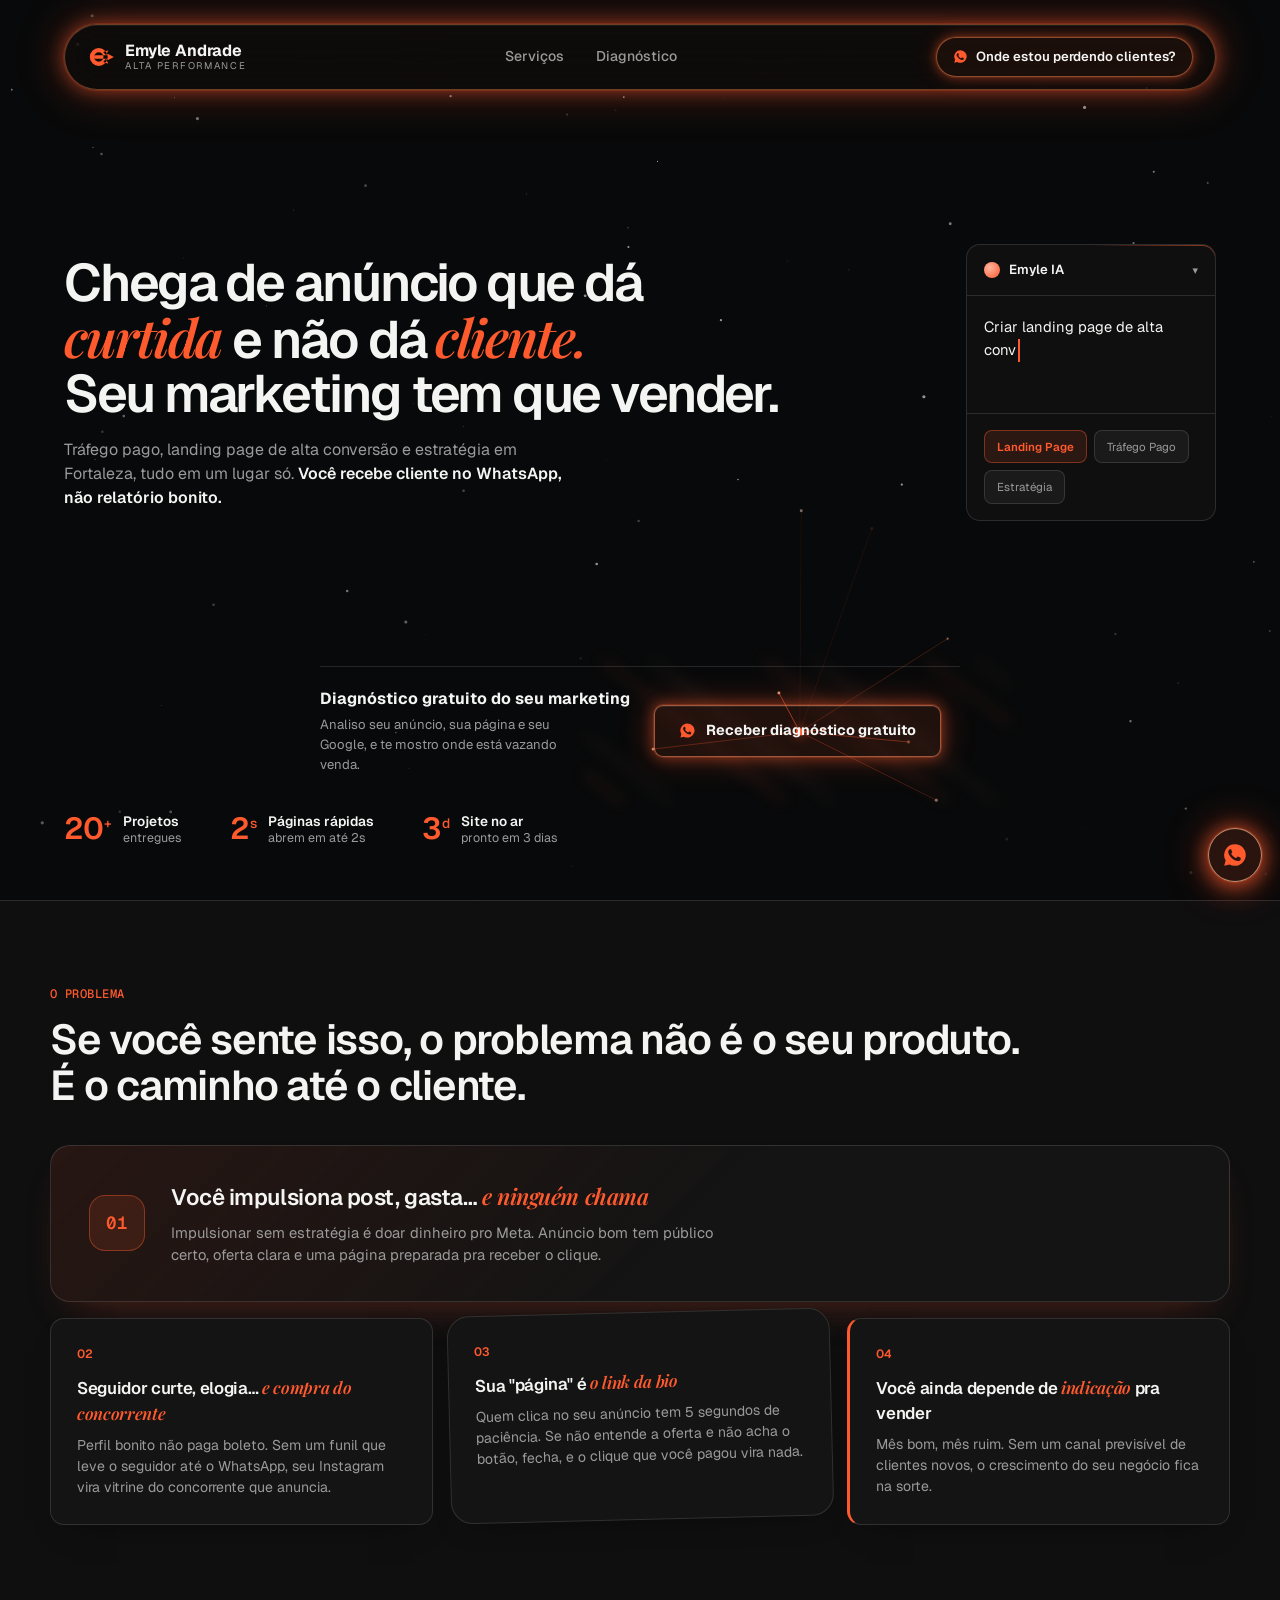
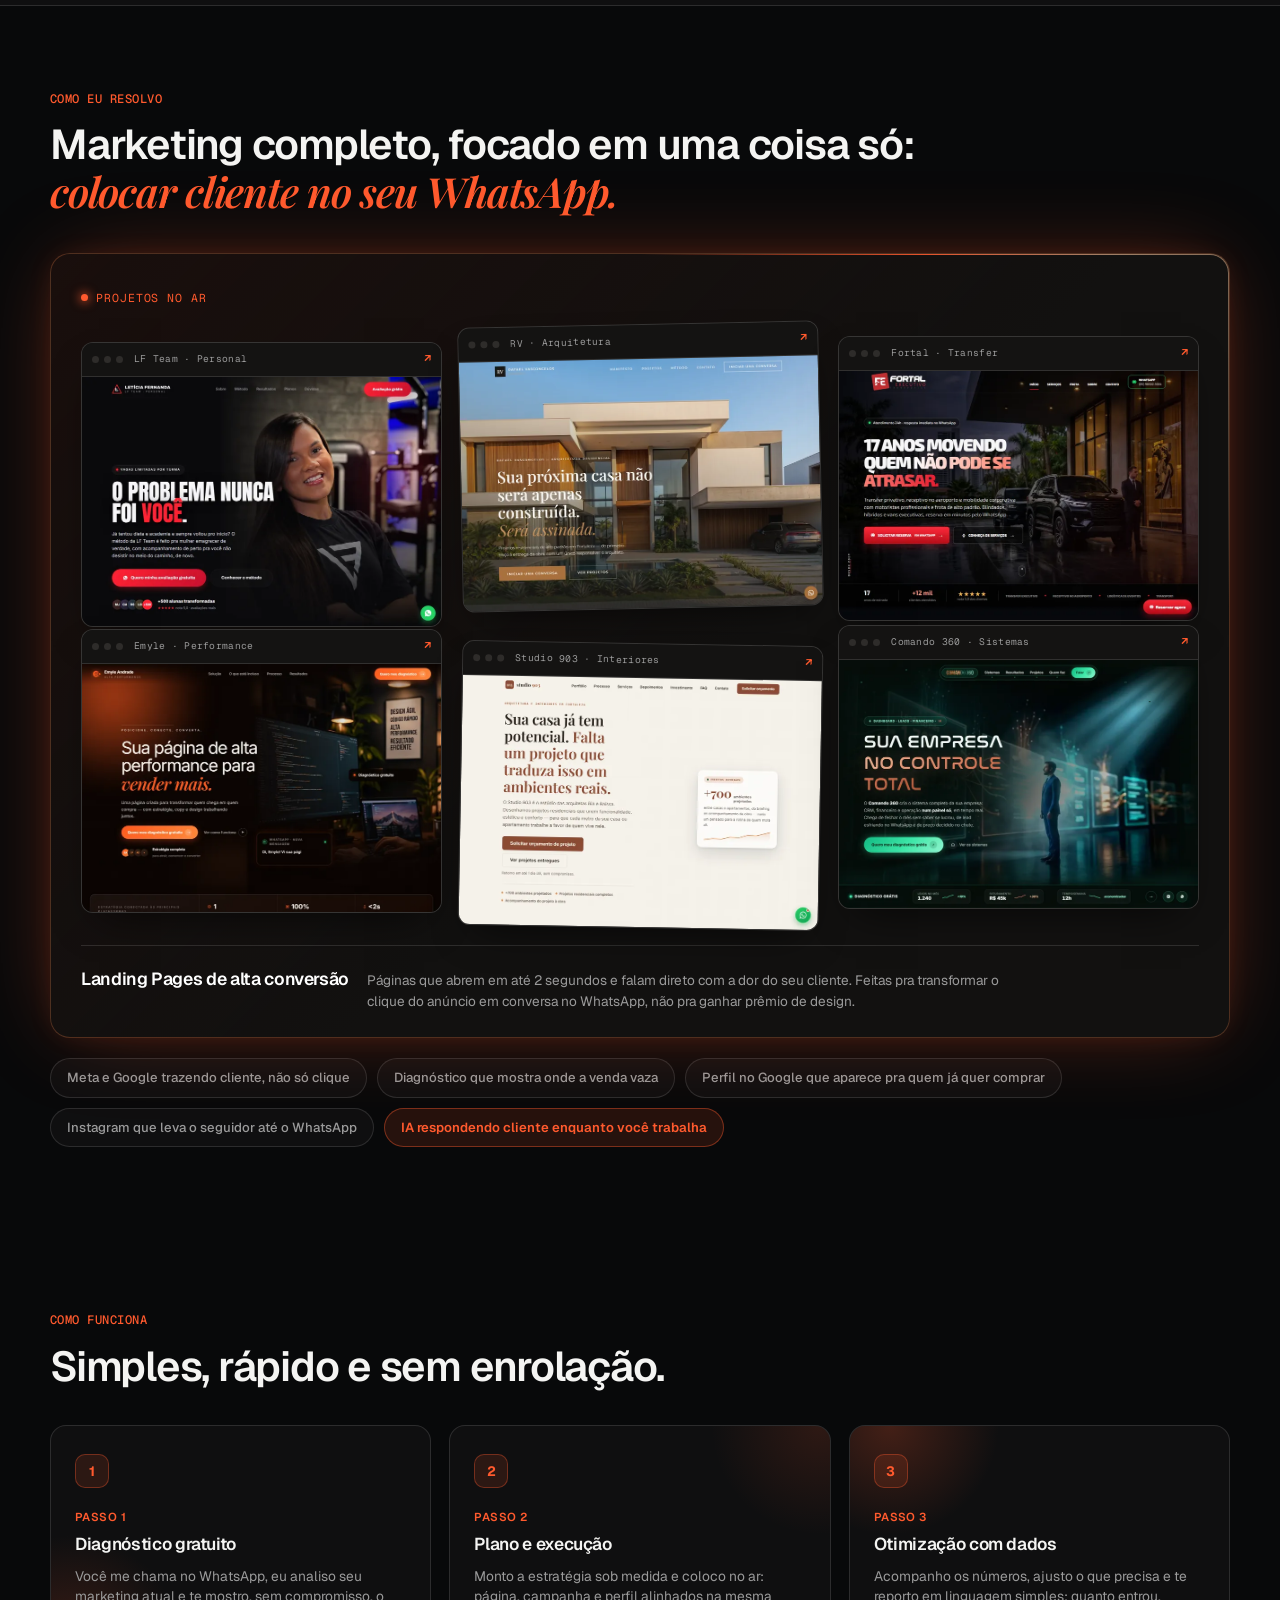
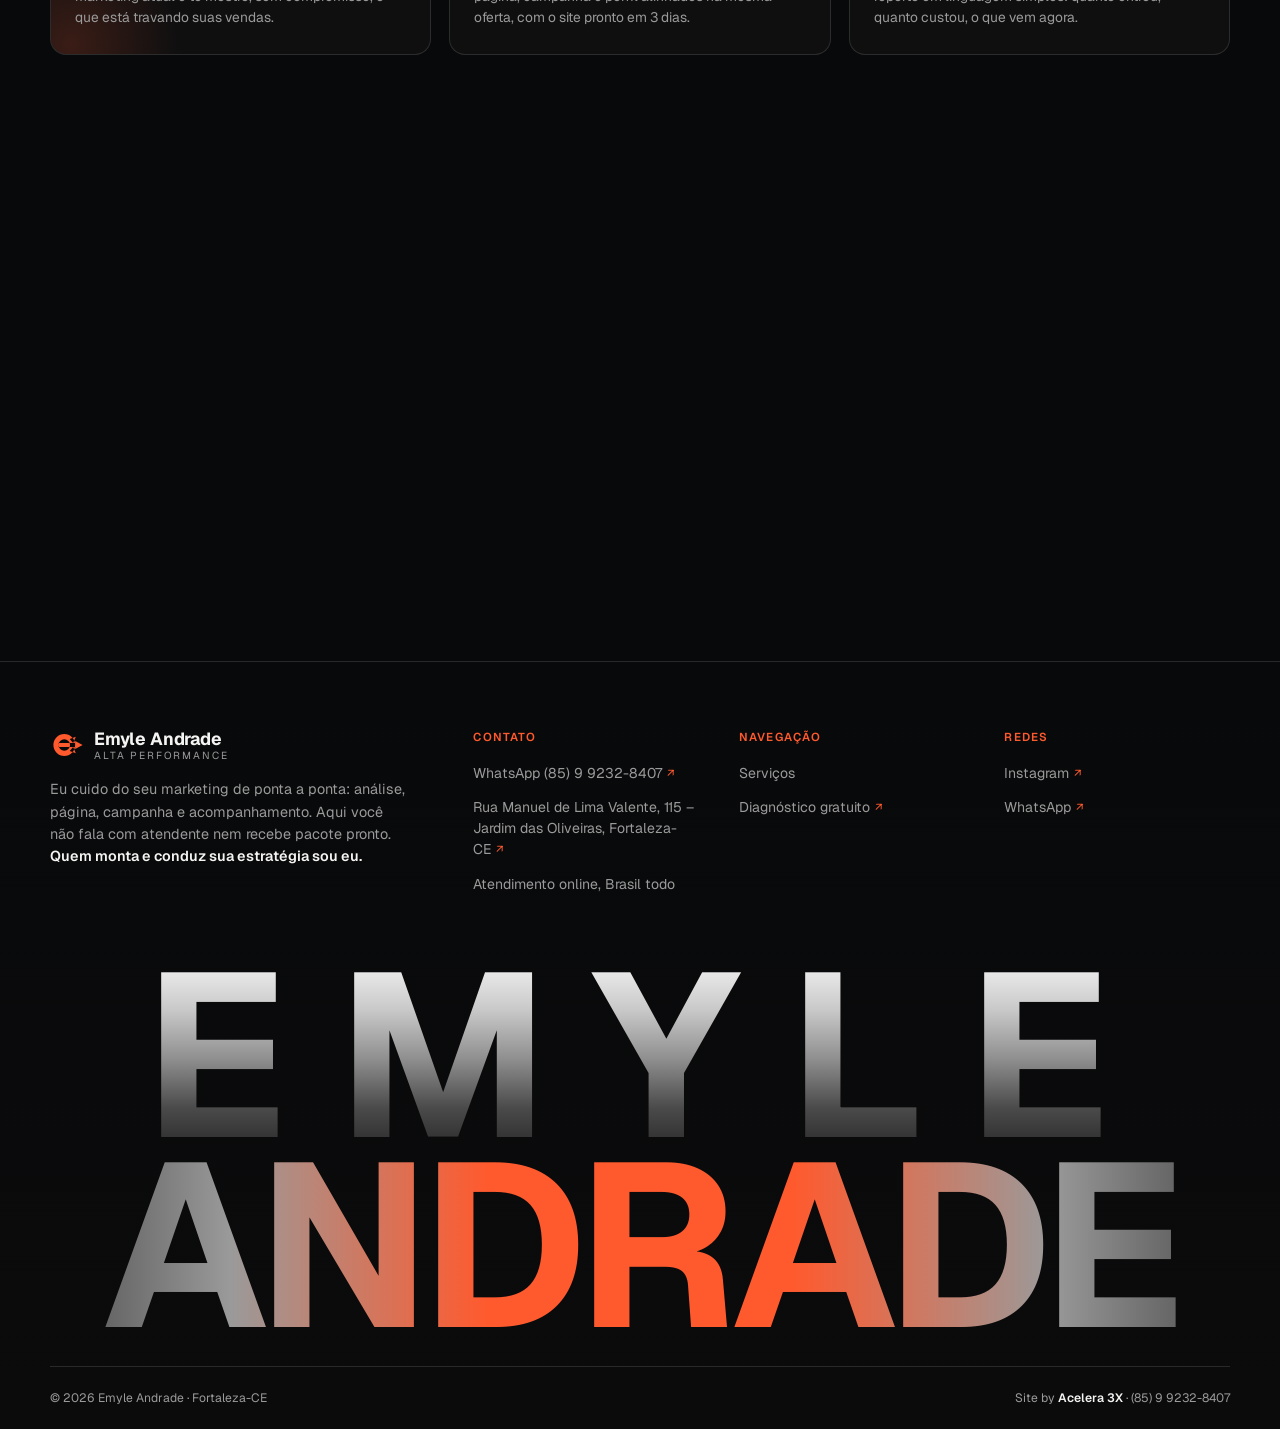
<file: index.html>
<!DOCTYPE html>
<html lang="pt-BR">
<head>
<meta charset="UTF-8" />
<meta name="viewport" content="width=device-width, initial-scale=1.0" />
<title>Gestor de Tráfego e Landing Pages em Fortaleza · Emyle Andrade</title>
<meta name="description" content="Tráfego pago no Meta e Google, landing pages de alta conversão e estratégia em Fortaleza. Site pronto em 3 dias. Diagnóstico gratuito: descubra onde sua venda vaza." />
<link rel="canonical" href="https://emyleandrade.com.br/" />
<meta property="og:type" content="website" />
<meta property="og:url" content="https://emyleandrade.com.br/" />
<meta property="og:title" content="Emyle Andrade · Marketing que vira cliente no WhatsApp" />
<meta property="og:description" content="Tráfego pago, landing pages de alta conversão e estratégia. Diagnóstico gratuito do seu marketing: descubra onde está vazando venda." />
<meta property="og:image" content="https://emyleandrade.com.br/og-image.jpg" />
<meta property="og:image:width" content="1200" />
<meta property="og:image:height" content="630" />
<meta property="og:locale" content="pt_BR" />
<meta name="twitter:card" content="summary_large_image" />
<meta name="twitter:title" content="Emyle Andrade · Marketing que vira cliente no WhatsApp" />
<meta name="twitter:description" content="Tráfego pago, landing pages de alta conversão e estratégia. Diagnóstico gratuito do seu marketing." />
<meta name="twitter:image" content="https://emyleandrade.com.br/og-image.jpg" />
<link rel="icon" type="image/svg+xml" href="/favicon.svg" />
<link rel="preconnect" href="https://fonts.googleapis.com" />
<link rel="preconnect" href="https://fonts.gstatic.com" crossorigin />
<link rel="preload" as="style" href="https://fonts.googleapis.com/css2?family=Geist:wght@400;500;600;700&family=Geist+Mono:wght@500;600&family=Playfair+Display:ital,wght@1,600&display=swap" onload="this.onload=null;this.rel='stylesheet'" />
<noscript><link rel="stylesheet" href="https://fonts.googleapis.com/css2?family=Geist:wght@400;500;600;700&family=Geist+Mono:wght@500;600&family=Playfair+Display:ital,wght@1,600&display=swap" /></noscript>
<style>
:root{
  --bg:#08090a;
  --bg-2:#0f0f10;
  --accent:#ff5a2e;
  --accent-soft:rgba(255,90,46,.12);
  --text:#f4f4f2;
  --muted:#9a9a9a;
  --line:rgba(255,255,255,.12);
}
*{box-sizing:border-box;margin:0;padding:0}
html{scroll-behavior:smooth}
body{background:var(--bg);color:var(--text);font-family:'Geist','Inter',system-ui,sans-serif;overflow-x:hidden;-webkit-font-smoothing:antialiased;line-height:1.5}
a{color:inherit;text-decoration:none}
img{max-width:100%;display:block}
.wrap{width:min(100% - 2.4rem,1180px);margin-inline:auto}
h2{font-size:clamp(1.7rem,3.4vw,2.6rem);font-weight:600;letter-spacing:-0.03em;line-height:1.1}
.sec{padding:80px 0}
.sec-tag{font-family:'Geist Mono',monospace;display:inline-flex;align-items:center;gap:8px;font-size:.76rem;color:var(--accent);font-weight:500;letter-spacing:.04em;text-transform:uppercase;margin-bottom:14px}

/* ============ HERO ============ */
.hero{position:relative;min-height:100svh;padding:24px 5vw 48px;display:flex;flex-direction:column;overflow:hidden}
canvas#stars{position:absolute;inset:0;width:100%;height:100%;z-index:0}
.hero::after{content:"";position:absolute;left:0;right:0;bottom:0;height:140px;background:linear-gradient(to bottom,transparent,var(--bg));z-index:1;pointer-events:none}
nav{position:relative;z-index:3;display:flex;justify-content:space-between;align-items:center;gap:24px;
  padding:12px 22px;border-radius:999px;
  background:rgba(20,14,10,.5);backdrop-filter:blur(18px) saturate(160%);-webkit-backdrop-filter:blur(18px) saturate(160%);
  border:1px solid rgba(255,140,80,.4);
  box-shadow:0 0 0 1px rgba(255,90,46,.18),0 0 18px 1px rgba(255,90,46,.5),0 0 46px 6px rgba(255,90,46,.22),inset 0 1px 0 rgba(255,255,255,.06)}
.logo{display:flex;align-items:center;gap:10px}
.logo-mark{width:28px;height:28px;flex:0 0 auto}
.logo-mark svg{width:100%;height:100%}
.logo-name{font-weight:700;font-size:1rem;letter-spacing:-0.01em;color:var(--text);line-height:1.2}
.logo-tag{font-size:.6rem;letter-spacing:.18em;text-transform:uppercase;color:var(--muted);line-height:1.3}
.nav-menu{display:flex;align-items:center;gap:32px;margin-inline:auto}
.nav-menu a{font-size:.88rem;color:var(--muted);font-weight:500;transition:color .2s ease}
.nav-menu a:hover{color:var(--text)}
.nav-wa{display:inline-flex;align-items:center;gap:8px;font-size:.82rem;font-weight:600;border:1px solid rgba(255,140,80,.5);border-radius:999px;padding:9px 16px;
  background:rgba(255,90,46,.06);
  box-shadow:0 0 0 1px rgba(255,90,46,.12),0 0 10px 1px rgba(255,90,46,.35),0 0 22px 3px rgba(255,90,46,.16);
  transition:border-color .2s ease,background .2s ease,box-shadow .3s ease}
.nav-wa:hover{border-color:var(--accent);background:var(--accent-soft);box-shadow:0 0 0 1px rgba(255,90,46,.25),0 0 16px 2px rgba(255,90,46,.55),0 0 34px 6px rgba(255,90,46,.28)}
.nav-wa svg{width:15px;height:15px;fill:var(--accent)}

.hero-body{position:relative;z-index:2;flex:1;display:grid;grid-template-columns:1fr 250px;gap:24px;align-items:center;margin-top:5vh}
.headline{font-size:clamp(1.85rem,4.1vw,3.9rem);font-weight:600;line-height:1.03;letter-spacing:-0.04em}
.headline .accent{color:var(--accent);font-family:'Playfair Display',serif;font-style:italic;font-weight:600}
.headline span.line{display:block;opacity:0;transform:translateY(24px);animation:fadeUp .8s ease forwards}
.headline .line:nth-child(1){animation-delay:.15s}
.headline .line:nth-child(2){animation-delay:.3s}
.headline .line:nth-child(3){animation-delay:.45s}
.hero-sub{margin-top:18px;font-size:1rem;color:var(--muted);max-width:520px;opacity:0;transform:translateY(16px);animation:fadeUp .8s ease forwards;animation-delay:.55s}
.hero-sub strong{color:var(--text);font-weight:600}

@property --angle{syntax:'<angle>';initial-value:0deg;inherits:false}
.side-card{position:relative;background:var(--bg-2);border:1px solid var(--line);border-radius:14px;overflow:hidden;isolation:isolate;opacity:0;transform:translateY(20px);animation:fadeUp .8s ease forwards;animation-delay:.6s}
.side-card::before{content:"";position:absolute;inset:-1px;border-radius:inherit;padding:1.5px;background:conic-gradient(from var(--angle),transparent 0%,rgba(255,90,46,.65) 14%,rgba(255,181,158,.35) 20%,transparent 34%);-webkit-mask:linear-gradient(#000 0 0) content-box,linear-gradient(#000 0 0);-webkit-mask-composite:xor;mask-composite:exclude;animation:beam 6s linear infinite;z-index:1;pointer-events:none}
@keyframes beam{to{--angle:360deg}}
.ai-head{display:flex;align-items:center;gap:9px;padding:15px 17px;font-size:.82rem;font-weight:600;border-bottom:1px solid var(--line)}
.ai-head .ai-dot{width:16px;height:16px;flex:0 0 16px;border-radius:50%;background:radial-gradient(circle at 35% 35%,#ffb59e,var(--accent))}
.ai-head small{color:var(--muted);font-weight:400;margin-left:auto}
.typing-line{padding:20px 17px 18px;font-size:.92rem;color:var(--text);min-height:118px;line-height:1.55;border-bottom:1px solid var(--line)}
.typing-line .cursor{display:inline-block;width:2px;background:var(--accent);margin-left:2px;animation:blink .8s step-end infinite}
@keyframes blink{50%{opacity:0}}
.ai-buttons{display:flex;gap:7px;flex-wrap:wrap;padding:16px 17px}
.ai-buttons span{background:#1a1a1b;border:1px solid var(--line);padding:7px 12px;border-radius:8px;font-size:.72rem;color:var(--muted)}
.ai-buttons span.hl{background:var(--accent-soft);border-color:rgba(255,90,46,.4);color:var(--accent);font-weight:600}

.cta-row{position:relative;z-index:2;display:flex;align-items:center;gap:24px;margin-top:36px;padding-top:20px;border-top:1px solid var(--line);max-width:640px;opacity:0;transform:translateY(20px);animation:fadeUp .8s ease forwards;animation-delay:.7s}
.cta-row strong{display:block;font-size:1rem;margin-bottom:4px}
.cta-row p{font-size:.82rem;color:var(--muted);max-width:240px}
.btn-primary{position:relative;isolation:isolate;display:inline-flex;align-items:center;gap:10px;background:rgba(255,90,46,.1);backdrop-filter:blur(14px) saturate(160%);-webkit-backdrop-filter:blur(14px) saturate(160%);color:var(--text);border:1px solid rgba(255,150,100,.55);padding:14px 24px;border-radius:9px;font-weight:700;font-size:.9rem;font-family:inherit;cursor:pointer;white-space:nowrap;
  box-shadow:0 0 0 1px rgba(255,90,46,.2),0 0 14px 1px rgba(255,90,46,.45),0 0 32px 4px rgba(255,90,46,.22),inset 0 1px 0 rgba(255,255,255,.08);
  transition:transform .2s ease,box-shadow .2s ease,filter .2s ease,background .2s ease}
.btn-primary::before{content:"";position:absolute;inset:-46px -70px;z-index:-1;pointer-events:none;
  background:repeating-linear-gradient(38deg,
    transparent 0 22px,
    rgba(255,90,46,.5) 22px 24px,
    transparent 24px 52px,
    rgba(255,170,120,.28) 52px 54px,
    transparent 54px 100px);
  filter:blur(7px);opacity:.55;mix-blend-mode:screen;transition:opacity .35s ease}
.btn-primary:hover{transform:translateY(-2px);background:rgba(255,90,46,.18);box-shadow:0 0 0 1px rgba(255,178,140,.6),0 0 22px 2px rgba(255,90,46,.55),0 14px 32px -12px rgba(255,90,46,.6)}
.btn-primary:hover::before{opacity:.9}
.btn-primary:active{transform:translateY(0)}
.btn-primary svg{width:17px;height:17px;fill:var(--accent)}

.stats{position:relative;z-index:2;display:flex;gap:48px;margin-top:32px;opacity:0;transform:translateY(20px);animation:fadeUp .8s ease forwards;animation-delay:.85s}
.stats>div{display:flex;align-items:center;gap:12px}
.stat-num{color:var(--accent);font-size:1.9rem;font-weight:600;letter-spacing:-0.03em}
.stat-num sup{font-size:.85rem;font-weight:500;margin-left:1px}
.stat-label{font-size:.78rem;color:var(--muted);line-height:1.35}
.stat-label strong{display:block;color:var(--text);font-weight:600;font-size:.85rem}
@keyframes fadeUp{to{opacity:1;transform:translateY(0)}}

/* ============ DORES ============ */
.dores{background:var(--bg-2);border-block:1px solid var(--line)}
.dores-grid{display:grid;grid-template-columns:repeat(3,1fr);grid-template-areas:"lead lead lead" "b c d";gap:16px;margin-top:36px}
.dor{background:#141414;border:1px solid var(--line);padding:26px;box-shadow:0 14px 30px -20px rgba(0,0,0,.6);transition:border-color .3s ease,transform .3s ease,box-shadow .3s ease}
.dor:hover{border-color:rgba(255,90,46,.35);transform:translateY(-3px)}
.dor h3{font-size:1.05rem;font-weight:600;letter-spacing:-0.02em;margin-bottom:8px}
.dor h3 em{font-family:'Playfair Display',serif;font-style:italic;font-weight:600;color:var(--accent)}
.dor p{font-size:.88rem;color:var(--muted)}
.dor .num{font-size:.75rem;color:var(--accent);font-weight:600;display:block;margin-bottom:12px}

.dor-lead{grid-area:lead;display:flex;align-items:center;gap:26px;padding:34px 38px;
  border-radius:20px;background:linear-gradient(135deg,rgba(255,90,46,.1),#141414 55%);
  box-shadow:0 20px 44px -24px rgba(255,90,46,.35)}
.dor-lead .lead-badge{flex:0 0 auto;width:56px;height:56px;border-radius:16px;display:flex;align-items:center;justify-content:center;
  background:var(--accent-soft);border:1px solid rgba(255,90,46,.4);color:var(--accent);font-family:'Geist Mono',monospace;font-size:1.1rem;font-weight:600}
.dor-lead h3{font-size:clamp(1.15rem,1.8vw,1.4rem);margin-bottom:8px}
.dor-lead p{font-size:.92rem;max-width:560px}

.dor-b{grid-area:b;border-radius:14px}
.dor-c{grid-area:c;border-radius:22px;transform:rotate(-1.4deg) translateY(-6px)}
.dor-c:hover{transform:rotate(-1.4deg) translateY(-9px)}
.dor-d{grid-area:d;border-radius:14px;border-left:3px solid var(--accent)}

/* ============ SERVIÇOS - portfólio real ============ */
.port-block{position:relative;border-radius:20px;margin-top:36px;padding:30px 30px 26px;isolation:isolate;overflow:hidden;
  background:linear-gradient(135deg,rgba(255,90,46,.07),#121110 55%);
  border:1px solid rgba(255,140,80,.25);
  box-shadow:0 0 90px -18px rgba(255,90,46,.38),0 0 30px -10px rgba(255,90,46,.22)}
.port-block::before{content:"";position:absolute;inset:-1px;border-radius:inherit;padding:2px;z-index:2;pointer-events:none;
  background:conic-gradient(from var(--angle),transparent 0%,rgba(255,90,46,.9) 10%,rgba(255,200,160,.6) 14%,transparent 24%);
  -webkit-mask:linear-gradient(#000 0 0) content-box,linear-gradient(#000 0 0);-webkit-mask-composite:xor;mask-composite:exclude;
  animation:beam 9s linear infinite}
.port-tag{font-family:'Geist Mono',monospace;font-size:.72rem;letter-spacing:.08em;text-transform:uppercase;color:var(--accent);display:inline-flex;align-items:center;gap:8px;margin-bottom:24px}
.port-tag::before{content:"";width:7px;height:7px;border-radius:50%;background:var(--accent);box-shadow:0 0 10px 2px rgba(255,90,46,.6)}
.port-grid{display:grid;grid-template-columns:repeat(3,1fr);gap:18px;align-items:start}
.port-card{display:block;border-radius:12px;overflow:hidden;background:#1a1918;border:1px solid var(--line);
  box-shadow:0 18px 40px -18px rgba(0,0,0,.7);
  transition:transform .35s cubic-bezier(.22,1,.36,1),border-color .3s ease,box-shadow .3s ease}
.port-card:nth-child(1){transform:translateY(12px)}
.port-card:nth-child(2){transform:translateY(-6px) rotate(-1.2deg)}
.port-card:nth-child(3){transform:translateY(6px)}
.port-card:nth-child(4){transform:translateY(-4px)}
.port-card:nth-child(5){transform:translateY(10px) rotate(1deg)}
.port-card:nth-child(6){transform:translateY(-8px)}
.port-card:hover{border-color:rgba(255,90,46,.45);box-shadow:0 24px 50px -18px rgba(0,0,0,.8),0 0 24px -6px rgba(255,90,46,.4)}
.port-card:nth-child(1):hover{transform:translateY(6px)}
.port-card:nth-child(2):hover{transform:translateY(-12px) rotate(-1.2deg)}
.port-card:nth-child(3):hover{transform:translateY(0)}
.port-card:nth-child(4):hover{transform:translateY(-10px)}
.port-card:nth-child(5):hover{transform:translateY(4px) rotate(1deg)}
.port-card:nth-child(6):hover{transform:translateY(-14px)}
.port-bar{display:flex;align-items:center;gap:5px;padding:8px 10px;border-bottom:1px solid var(--line);background:#141312}
.port-bar i{width:7px;height:7px;border-radius:50%;background:#2e2c2a}
.port-bar span{margin-left:6px;font-family:'Geist Mono',monospace;font-size:.6rem;color:var(--muted);letter-spacing:.03em;white-space:nowrap;overflow:hidden;text-overflow:ellipsis}
.port-bar b{margin-left:auto;color:var(--accent);font-size:.7rem;font-weight:600}
.port-card img{width:100%;height:auto;display:block}
.port-caption{display:flex;align-items:baseline;gap:18px;flex-wrap:wrap;margin-top:28px;padding-top:20px;border-top:1px solid var(--line)}
.port-caption h3{font-size:1.1rem;font-weight:600;letter-spacing:-0.02em;color:#fff;white-space:nowrap}
.port-caption p{font-size:.85rem;color:var(--muted);max-width:640px;flex:1;min-width:260px}
.serv-pills{display:flex;flex-wrap:wrap;gap:10px;margin-top:20px}
.serv-pills span{background:var(--bg-2);border:1px solid var(--line);padding:9px 16px;border-radius:999px;font-size:.82rem;color:var(--muted);font-weight:500}
.serv-pills span.hl{background:var(--accent-soft);border-color:rgba(255,90,46,.4);color:var(--accent);font-weight:600}

/* ============ PROCESSO ============ */
.passos{display:grid;grid-template-columns:repeat(3,1fr);gap:18px;margin-top:36px}
.passo{position:relative;z-index:0;background:var(--bg-2);border:1px solid var(--line);border-radius:16px;padding:28px 24px 26px;overflow:hidden;transition:border-color .3s ease,transform .3s ease}
.passo:hover{border-color:rgba(255,90,46,.4);transform:translateY(-3px)}
.passo::before{content:"";position:absolute;width:220px;height:220px;border-radius:50%;background:radial-gradient(circle,var(--accent) 0%,transparent 70%);z-index:-1;pointer-events:none}
.passo:nth-child(1)::before{left:-90px;bottom:-100px;opacity:.18}
.passo:nth-child(2)::before{right:-100px;top:-110px;opacity:.13}
.passo:nth-child(3)::before{left:-70px;top:-110px;opacity:.22}
.passo .p-badge{display:flex;align-items:center;justify-content:center;width:34px;height:34px;border-radius:10px;background:var(--accent-soft);border:1px solid rgba(255,90,46,.35);color:var(--accent);font-size:.85rem;font-weight:700;margin-bottom:20px}
.passo .p-num{font-size:.72rem;color:var(--accent);font-weight:600;letter-spacing:.04em;text-transform:uppercase;display:block;margin-bottom:6px}
.passo h3{font-size:1.08rem;font-weight:600;letter-spacing:-0.02em;margin-bottom:8px}
.passo p{font-size:.86rem;color:var(--muted)}

/* ============ CTA FINAL ============ */
.cta-final{position:relative;z-index:0;text-align:center;padding:110px 0;overflow:hidden}
.cta-final::before{content:"";position:absolute;inset:-15%;z-index:-2;pointer-events:none;
  background:
    radial-gradient(ellipse 55% 50% at 10% 12%, rgba(255,90,46,.24), transparent 60%),
    radial-gradient(ellipse 45% 50% at 90% 8%, rgba(255,90,46,.16), transparent 62%),
    radial-gradient(ellipse 60% 55% at 50% 105%, rgba(255,90,46,.22), transparent 58%),
    radial-gradient(ellipse 40% 45% at 95% 95%, rgba(255,90,46,.14), transparent 60%),
    radial-gradient(ellipse 35% 40% at 4% 90%, rgba(255,90,46,.12), transparent 60%)}
.cta-final::after{content:"";position:absolute;inset:0;z-index:-1;pointer-events:none;opacity:.045;mix-blend-mode:overlay;
  background-image:url("data:image/svg+xml,%3Csvg xmlns='http://www.w3.org/2000/svg' width='120' height='120'%3E%3Cfilter id='n'%3E%3CfeTurbulence type='fractalNoise' baseFrequency='0.85' numOctaves='3' stitchTiles='stitch'/%3E%3C/filter%3E%3Crect width='100%25' height='100%25' filter='url(%23n)'/%3E%3C/svg%3E")}
.cta-final h2{max-width:620px;margin-inline:auto}
.cta-final p{color:var(--muted);margin:16px auto 30px;max-width:440px;font-size:.95rem}
.cta-final .accent{color:var(--accent);font-family:'Playfair Display',serif;font-style:italic;font-weight:600}

/* ============ FOOTER - big footer estilo PlumFix ============ */
.site-footer{position:relative;border-top:1px solid var(--line);background:linear-gradient(to bottom,var(--bg),#0b0b0c);overflow:hidden}
.footer-top{display:grid;grid-template-columns:1.7fr 1fr 1fr 1fr;gap:40px;padding:66px 0 46px}
.footer-brand .logo{margin-bottom:16px}
.footer-brand .logo-mark{width:34px;height:34px}
.footer-brand .logo-name{font-size:1.1rem}
.footer-brand .logo-tag{font-size:.64rem}
.footer-brand p{font-size:.9rem;color:var(--muted);max-width:360px;line-height:1.55}
.footer-brand p strong{color:var(--text);font-weight:600}
.footer-col h4{font-size:.72rem;letter-spacing:.1em;text-transform:uppercase;color:var(--accent);font-weight:600;margin-bottom:18px}
.footer-col a,.footer-col span{display:block;font-size:.88rem;color:var(--muted);margin-bottom:13px;transition:color .2s ease}
.footer-col a:hover{color:var(--text)}
.footer-col a.ext::after{content:"↗";font-size:.72rem;color:var(--accent);margin-left:5px}
.footer-giant{text-align:center;padding:6px 0 26px;line-height:.82}
.footer-giant span{display:block;font-size:clamp(2.9rem,18.6vw,14.5rem);font-weight:700;
  background:linear-gradient(180deg,#f2f2f2 0%,#c9c9c9 26%,#8f8f8f 52%,#4a4a4a 78%,#2b2b2b 100%);
  -webkit-background-clip:text;background-clip:text;-webkit-text-fill-color:transparent;color:transparent;user-select:none}
.footer-giant .fg-1{letter-spacing:0.212em;margin-left:0.106em}
.footer-giant .fg-2{letter-spacing:-0.03em;
  background:linear-gradient(90deg,#3a3a3a 0%,#9a9a9a 18%,var(--accent) 38%,var(--accent) 62%,#9a9a9a 82%,#3a3a3a 100%);
  -webkit-background-clip:text;background-clip:text;-webkit-text-fill-color:transparent;color:transparent}
.footer-bar{display:flex;justify-content:space-between;align-items:center;gap:14px;flex-wrap:wrap;
  padding:22px 0;border-top:1px solid var(--line);font-size:.76rem;color:var(--muted)}
.footer-bar strong{color:var(--text);font-weight:600}
.footer-bar a:hover{color:var(--text)}

/* ============ FLOAT WA ============ */
.wa-float{position:fixed;right:18px;bottom:18px;z-index:50;width:54px;height:54px;border-radius:50%;
  background:rgba(255,90,46,.14);backdrop-filter:blur(14px) saturate(160%);-webkit-backdrop-filter:blur(14px) saturate(160%);
  display:flex;align-items:center;justify-content:center;
  border:1px solid rgba(255,190,150,.7);
  box-shadow:0 10px 30px -8px rgba(255,90,46,.6),0 0 0 1px rgba(255,90,46,.25),0 0 18px 2px rgba(255,90,46,.55),0 0 40px 6px rgba(255,90,46,.28);
  transition:box-shadow .3s ease,transform .2s ease,background .2s ease}
.wa-float:hover{transform:scale(1.06);background:rgba(255,90,46,.24);box-shadow:0 10px 30px -8px rgba(255,90,46,.7),0 0 0 1px rgba(255,90,46,.35),0 0 24px 3px rgba(255,90,46,.7),0 0 50px 8px rgba(255,90,46,.35)}
.wa-float svg{width:26px;height:26px;fill:var(--accent)}

/* ============ RESPONSIVO ============ */
@media (max-width:900px){
  .nav-menu{display:none}
  .nav-wa{font-size:.72rem;padding:8px 12px;text-align:left;line-height:1.25}
  .hero{min-height:auto;padding-bottom:40px}
  .hero-body{grid-template-columns:1fr;gap:20px;margin-top:34px}
  .side-card{display:none}
  .cta-row{flex-direction:column;align-items:flex-start;gap:14px;margin-top:28px}
  .cta-row .btn-primary{width:100%;justify-content:center}
  .stats{gap:16px 28px;flex-wrap:wrap}
  .stat-num{font-size:1.6rem}
  .dores-grid{grid-template-columns:1fr;grid-template-areas:"lead" "b" "c" "d"}
  .dor-lead{flex-direction:column;align-items:flex-start;padding:26px}
  .dor-c{transform:none}
  .dor-c:hover{transform:translateY(-3px)}
  .passos{grid-template-columns:1fr}
  .port-block{padding:20px 16px}
  .port-grid{grid-template-columns:1fr 1fr;gap:12px}
  .port-card:nth-child(n){transform:none}
  .port-card:nth-child(n):hover{transform:translateY(-4px)}
  .port-caption{flex-direction:column;gap:8px}
  .port-caption h3{white-space:normal}
  .footer-top{grid-template-columns:1fr 1fr;gap:32px 24px;padding:48px 0 36px}
  .footer-brand{grid-column:1/-1}
  .footer-giant span{font-size:12.5vw}
  .footer-bar{flex-direction:column;justify-content:center;text-align:center;gap:6px}
  .sec{padding:60px 0}
}
</style>
<script type="application/ld+json">
{
  "@context": "https://schema.org",
  "@type": "ProfessionalService",
  "name": "Emyle Andrade · Marketing de Alta Performance",
  "description": "Gestão de tráfego pago no Meta e Google, criação de landing pages de alta conversão e estratégia de marketing digital em Fortaleza.",
  "url": "https://emyleandrade.com.br/",
  "image": "https://emyleandrade.com.br/og-image.jpg",
  "telephone": "+5585992328407",
  "priceRange": "$$",
  "areaServed": "Brasil",
  "address": {
    "@type": "PostalAddress",
    "streetAddress": "Rua Manuel de Lima Valente, 115 - Jardim das Oliveiras",
    "addressLocality": "Fortaleza",
    "addressRegion": "CE",
    "addressCountry": "BR"
  },
  "sameAs": [
    "https://instagram.com/emyle_andraded_"
  ],
  "makesOffer": [
    { "@type": "Offer", "itemOffered": { "@type": "Service", "name": "Gestão de tráfego pago (Meta e Google)" } },
    { "@type": "Offer", "itemOffered": { "@type": "Service", "name": "Criação de landing page de alta conversão" } },
    { "@type": "Offer", "itemOffered": { "@type": "Service", "name": "Otimização de Google Meu Negócio" } }
  ]
}
</script>
</head>
<body>

<section class="hero">
  <canvas id="stars" aria-hidden="true"></canvas>

  <nav class="wrap" style="width:100%">
    <div class="logo">
      <div class="logo-mark">
        <svg viewBox="0 0 100 100" xmlns="http://www.w3.org/2000/svg">
          <path fill-rule="evenodd" clip-rule="evenodd" fill="var(--accent)" d="
            M10,50 A32,32 0 1,0 74,50 A32,32 0 1,0 10,50 Z
            M25,50 A17,17 0 1,0 59,50 A17,17 0 1,0 25,50 Z
            M25,44 H74 V56 H25 Z
            M74,38 L96,50 L74,62 Z
            M58,32 L76,26 L68,44 Z
            M58,68 L76,74 L68,56 Z
          "></path>
        </svg>
      </div>
      <div>
        <div class="logo-name">Emyle Andrade</div>
        <div class="logo-tag">Alta Performance</div>
      </div>
    </div>
    <div class="nav-menu">
      <a href="#servicos">Serviços</a>
      <a href="#como-funciona">Diagnóstico</a>
    </div>
    <a class="nav-wa" href="https://wa.me/5585992328407?text=Oi%20Emyle!%20Vim%20do%20site%20e%20quero%20saber%20mais." target="_blank" rel="noopener">
      <svg viewBox="0 0 24 24"><path d="M12 2a10 10 0 0 0-8.6 15.1L2 22l5-1.3A10 10 0 1 0 12 2zm5.4 14.1c-.2.7-1.3 1.3-1.9 1.4-.5.1-1.1.1-1.8-.1-.4-.1-1-.3-1.7-.6-2.9-1.3-4.8-4.2-5-4.4-.1-.2-1.2-1.6-1.2-3s.7-2.1 1-2.4c.2-.3.5-.3.7-.3h.5c.2 0 .4 0 .6.4.2.5.7 1.7.8 1.9.1.2.1.3 0 .5-.1.2-.1.3-.3.5l-.4.5c-.2.2-.3.3-.1.6.2.3.8 1.3 1.7 2.1 1.2 1 2.1 1.4 2.4 1.5.3.1.5.1.6-.1.2-.2.7-.8.9-1.1.2-.3.4-.2.6-.1.3.1 1.6.8 1.9.9.3.2.5.2.5.4.1.1.1.7-.1 1.4z"/></svg>
      Onde estou perdendo clientes?
    </a>
  </nav>

  <div class="hero-body wrap" style="width:100%">
    <div>
      <h1 class="headline">
        <span class="line">Chega de anúncio que dá</span>
        <span class="line"><span class="accent">curtida</span> e não dá <span class="accent">cliente.</span></span>
        <span class="line">Seu marketing tem que vender.</span>
      </h1>
      <p class="hero-sub">Tráfego pago, landing page de alta conversão e estratégia em Fortaleza, tudo em um lugar só. <strong>Você recebe cliente no WhatsApp, não relatório bonito.</strong></p>
    </div>

    <div class="side-card" aria-hidden="true">
      <div class="ai-head"><span class="ai-dot"></span>Emyle IA<small>▾</small></div>
      <div class="typing-line"><span id="type-text"></span><span class="cursor">&nbsp;</span></div>
      <div class="ai-buttons">
        <span class="hl">Landing Page</span>
        <span>Tráfego Pago</span>
        <span>Estratégia</span>
      </div>
    </div>
  </div>

  <div class="cta-row wrap" style="width:100%">
    <div>
      <strong>Diagnóstico gratuito do seu marketing</strong>
      <p>Analiso seu anúncio, sua página e seu Google, e te mostro onde está vazando venda.</p>
    </div>
    <a class="btn-primary" href="https://wa.me/5585992328407?text=Oi%20Emyle!%20Quero%20o%20diagn%C3%B3stico%20gratuito%20do%20meu%20marketing." target="_blank" rel="noopener">
      <svg viewBox="0 0 24 24"><path d="M12 2a10 10 0 0 0-8.6 15.1L2 22l5-1.3A10 10 0 1 0 12 2zm5.4 14.1c-.2.7-1.3 1.3-1.9 1.4-.5.1-1.1.1-1.8-.1-.4-.1-1-.3-1.7-.6-2.9-1.3-4.8-4.2-5-4.4-.1-.2-1.2-1.6-1.2-3s.7-2.1 1-2.4c.2-.3.5-.3.7-.3h.5c.2 0 .4 0 .6.4.2.5.7 1.7.8 1.9.1.2.1.3 0 .5-.1.2-.1.3-.3.5l-.4.5c-.2.2-.3.3-.1.6.2.3.8 1.3 1.7 2.1 1.2 1 2.1 1.4 2.4 1.5.3.1.5.1.6-.1.2-.2.7-.8.9-1.1.2-.3.4-.2.6-.1.3.1 1.6.8 1.9.9.3.2.5.2.5.4.1.1.1.7-.1 1.4z"/></svg>
      Receber diagnóstico gratuito
    </a>
  </div>

  <div class="stats wrap" style="width:100%">
    <div>
      <span class="stat-num">20<sup>+</sup></span>
      <div class="stat-label"><strong>Projetos</strong>entregues</div>
    </div>
    <div>
      <span class="stat-num">2<sup>s</sup></span>
      <div class="stat-label"><strong>Páginas rápidas</strong>abrem em até 2s</div>
    </div>
    <div>
      <span class="stat-num">3<sup>d</sup></span>
      <div class="stat-label"><strong>Site no ar</strong>pronto em 3 dias</div>
    </div>
  </div>
</section>

<!-- ============ DORES ============ -->
<section class="sec dores">
  <div class="wrap">
    <span class="sec-tag">O problema</span>
    <h2>Se você sente isso, o problema não é o seu produto.<br>É o caminho até o cliente.</h2>
    <div class="dores-grid">
      <div class="dor dor-lead">
        <span class="lead-badge">01</span>
        <div>
          <h3>Você impulsiona post, gasta… <em>e ninguém chama</em></h3>
          <p>Impulsionar sem estratégia é doar dinheiro pro Meta. Anúncio bom tem público certo, oferta clara e uma página preparada pra receber o clique.</p>
        </div>
      </div>
      <div class="dor dor-b">
        <span class="num">02</span>
        <h3>Seguidor curte, elogia… <em>e compra do concorrente</em></h3>
        <p>Perfil bonito não paga boleto. Sem um funil que leve o seguidor até o WhatsApp, seu Instagram vira vitrine do concorrente que anuncia.</p>
      </div>
      <div class="dor dor-c">
        <span class="num">03</span>
        <h3>Sua "página" é <em>o link da bio</em></h3>
        <p>Quem clica no seu anúncio tem 5 segundos de paciência. Se não entende a oferta e não acha o botão, fecha, e o clique que você pagou vira nada.</p>
      </div>
      <div class="dor dor-d">
        <span class="num">04</span>
        <h3>Você ainda depende de <em>indicação</em> pra vender</h3>
        <p>Mês bom, mês ruim. Sem um canal previsível de clientes novos, o crescimento do seu negócio fica na sorte.</p>
      </div>
    </div>
  </div>
</section>

<!-- ============ SERVIÇOS ============ -->
<section class="sec" id="servicos">
  <div class="wrap">
    <span class="sec-tag">Como eu resolvo</span>
    <h2>Marketing completo, focado em uma coisa só:<br><span style="color:var(--accent);font-family:'Playfair Display',serif;font-style:italic;font-weight:600">colocar cliente no seu WhatsApp.</span></h2>
    <div class="port-block">
      <span class="port-tag">Projetos no ar</span>
      <div class="port-grid">
        <a class="port-card" href="https://leticia-fernanda.vercel.app/" target="_blank" rel="noopener">
          <div class="port-bar"><i></i><i></i><i></i><span>LF Team · Personal</span><b>↗</b></div>
          <img src="/port-leticia.webp" alt="Site da LF Team, personal trainer" loading="lazy" width="800" height="556">
        </a>
        <a class="port-card" href="https://rafael-vasconcelos-arquitetura.vercel.app/" target="_blank" rel="noopener">
          <div class="port-bar"><i></i><i></i><i></i><span>RV · Arquitetura</span><b>↗</b></div>
          <img src="/port-rafael.webp" alt="Site de Rafael Vasconcelos, arquitetura residencial" loading="lazy" width="800" height="556">
        </a>
        <a class="port-card" href="https://transferfortal.com.br/" target="_blank" rel="noopener">
          <div class="port-bar"><i></i><i></i><i></i><span>Fortal · Transfer</span><b>↗</b></div>
          <img src="/port-transfer.webp" alt="Site da Fortal Executivo, transporte executivo" loading="lazy" width="800" height="556">
        </a>
        <a class="port-card" href="https://emyle.vercel.app/" target="_blank" rel="noopener">
          <div class="port-bar"><i></i><i></i><i></i><span>Emyle · Performance</span><b>↗</b></div>
          <img src="/port-emyle.webp" alt="Landing page Emyle Andrade, alta performance" loading="lazy" width="800" height="556">
        </a>
        <a class="port-card" href="https://studio903.vercel.app/" target="_blank" rel="noopener">
          <div class="port-bar"><i></i><i></i><i></i><span>Studio 903 · Interiores</span><b>↗</b></div>
          <img src="/port-studio903.webp" alt="Site do Studio 903, arquitetura e interiores em Fortaleza" loading="lazy" width="800" height="556">
        </a>
        <a class="port-card" href="https://comando360.vercel.app/" target="_blank" rel="noopener">
          <div class="port-bar"><i></i><i></i><i></i><span>Comando 360 · Sistemas</span><b>↗</b></div>
          <img src="/port-comando360.webp" alt="Site do Comando 360, sistema de gestão empresarial" loading="lazy" width="800" height="556">
        </a>
      </div>
      <div class="port-caption">
        <h3>Landing Pages de alta conversão</h3>
        <p>Páginas que abrem em até 2 segundos e falam direto com a dor do seu cliente. Feitas pra transformar o clique do anúncio em conversa no WhatsApp, não pra ganhar prêmio de design.</p>
      </div>
    </div>

    <div class="serv-pills">
      <span>Meta e Google trazendo cliente, não só clique</span>
      <span>Diagnóstico que mostra onde a venda vaza</span>
      <span>Perfil no Google que aparece pra quem já quer comprar</span>
      <span>Instagram que leva o seguidor até o WhatsApp</span>
      <span class="hl">IA respondendo cliente enquanto você trabalha</span>
    </div>
  </div>
</section>

<!-- ============ PROCESSO ============ -->
<section class="sec" id="como-funciona">
  <div class="wrap">
    <span class="sec-tag">Como funciona</span>
    <h2>Simples, rápido e sem enrolação.</h2>
    <div class="passos">
      <div class="passo">
        <div class="p-badge">1</div>
        <span class="p-num">Passo 1</span>
        <h3>Diagnóstico gratuito</h3>
        <p>Você me chama no WhatsApp, eu analiso seu marketing atual e te mostro, sem compromisso, o que está travando suas vendas.</p>
      </div>
      <div class="passo">
        <div class="p-badge">2</div>
        <span class="p-num">Passo 2</span>
        <h3>Plano e execução</h3>
        <p>Monto a estratégia sob medida e coloco no ar: página, campanha e perfil alinhados na mesma oferta, com o site pronto em 3 dias.</p>
      </div>
      <div class="passo">
        <div class="p-badge">3</div>
        <span class="p-num">Passo 3</span>
        <h3>Otimização com dados</h3>
        <p>Acompanho os números, ajusto o que precisa e te reporto em linguagem simples: quanto entrou, quanto custou, o que vem agora.</p>
      </div>
    </div>
  </div>
</section>

<!-- ============ CTA FINAL ============ -->
<section class="cta-final">
  <div class="wrap">
    <h2>Quantos clientes você está <span class="accent">perdendo agora</span> por não ter isso funcionando?</h2>
    <p>Me chama no WhatsApp. O diagnóstico é gratuito, a conversa é rápida e você sai sabendo exatamente o que fazer, comigo ou sem mim.</p>
    <a class="btn-primary" href="https://wa.me/5585992328407?text=Oi%20Emyle!%20Quero%20o%20diagn%C3%B3stico%20gratuito%20do%20meu%20marketing." target="_blank" rel="noopener">
      <svg viewBox="0 0 24 24"><path d="M12 2a10 10 0 0 0-8.6 15.1L2 22l5-1.3A10 10 0 1 0 12 2zm5.4 14.1c-.2.7-1.3 1.3-1.9 1.4-.5.1-1.1.1-1.8-.1-.4-.1-1-.3-1.7-.6-2.9-1.3-4.8-4.2-5-4.4-.1-.2-1.2-1.6-1.2-3s.7-2.1 1-2.4c.2-.3.5-.3.7-.3h.5c.2 0 .4 0 .6.4.2.5.7 1.7.8 1.9.1.2.1.3 0 .5-.1.2-.1.3-.3.5l-.4.5c-.2.2-.3.3-.1.6.2.3.8 1.3 1.7 2.1 1.2 1 2.1 1.4 2.4 1.5.3.1.5.1.6-.1.2-.2.7-.8.9-1.1.2-.3.4-.2.6-.1.3.1 1.6.8 1.9.9.3.2.5.2.5.4.1.1.1.7-.1 1.4z"/></svg>
      Quero meu diagnóstico gratuito
    </a>
  </div>
</section>

<footer class="site-footer">
  <div class="wrap">
    <div class="footer-top">
      <div class="footer-brand">
        <div class="logo">
          <div class="logo-mark">
            <svg viewBox="0 0 100 100" xmlns="http://www.w3.org/2000/svg">
              <path fill-rule="evenodd" clip-rule="evenodd" fill="var(--accent)" d="
                M10,50 A32,32 0 1,0 74,50 A32,32 0 1,0 10,50 Z
                M25,50 A17,17 0 1,0 59,50 A17,17 0 1,0 25,50 Z
                M25,44 H74 V56 H25 Z
                M74,38 L96,50 L74,62 Z
                M58,32 L76,26 L68,44 Z
                M58,68 L76,74 L68,56 Z
              "></path>
            </svg>
          </div>
          <div>
            <div class="logo-name">Emyle Andrade</div>
            <div class="logo-tag">Alta Performance</div>
          </div>
        </div>
        <p>Eu cuido do seu marketing de ponta a ponta: análise, página, campanha e acompanhamento. Aqui você não fala com atendente nem recebe pacote pronto. <strong>Quem monta e conduz sua estratégia sou eu.</strong></p>
      </div>

      <div class="footer-col">
        <h4>Contato</h4>
        <a class="ext" href="https://wa.me/5585992328407?text=Oi%20Emyle!%20Vim%20do%20site%20e%20quero%20saber%20mais." target="_blank" rel="noopener">WhatsApp (85) 9 9232-8407</a>
        <a class="ext" href="https://www.google.com/maps/search/?api=1&query=Rua+Manuel+de+Lima+Valente+115+Jardim+das+Oliveiras+Fortaleza+CE" target="_blank" rel="noopener">Rua Manuel de Lima Valente, 115 – Jardim das Oliveiras, Fortaleza-CE</a>
        <span>Atendimento online, Brasil todo</span>
      </div>

      <div class="footer-col">
        <h4>Navegação</h4>
        <a href="#servicos">Serviços</a>
        <a class="ext" href="https://wa.me/5585992328407?text=Oi%20Emyle!%20Quero%20o%20diagn%C3%B3stico%20gratuito%20do%20meu%20marketing." target="_blank" rel="noopener">Diagnóstico gratuito</a>
      </div>

      <div class="footer-col">
        <h4>Redes</h4>
        <a class="ext" href="https://instagram.com/emyle_andraded_" target="_blank" rel="noopener">Instagram</a>
        <a class="ext" href="https://wa.me/5585992328407" target="_blank" rel="noopener">WhatsApp</a>
      </div>
    </div>
  </div>

  <div class="footer-giant"><span class="fg-1">EMYLE</span><span class="fg-2">ANDRADE</span></div>

  <div class="wrap">
    <div class="footer-bar">
      <div>© 2026 Emyle Andrade · Fortaleza-CE</div>
      <div>Site by <strong>Acelera 3X</strong> · <a href="https://wa.me/5585992328407" target="_blank" rel="noopener">(85) 9 9232-8407</a></div>
    </div>
  </div>
</footer>

<a class="wa-float" href="https://wa.me/5585992328407?text=Oi%20Emyle!%20Quero%20o%20diagn%C3%B3stico%20gratuito%20do%20meu%20marketing." target="_blank" rel="noopener" aria-label="Falar no WhatsApp">
  <svg viewBox="0 0 24 24"><path d="M12 2a10 10 0 0 0-8.6 15.1L2 22l5-1.3A10 10 0 1 0 12 2zm5.4 14.1c-.2.7-1.3 1.3-1.9 1.4-.5.1-1.1.1-1.8-.1-.4-.1-1-.3-1.7-.6-2.9-1.3-4.8-4.2-5-4.4-.1-.2-1.2-1.6-1.2-3s.7-2.1 1-2.4c.2-.3.5-.3.7-.3h.5c.2 0 .4 0 .6.4.2.5.7 1.7.8 1.9.1.2.1.3 0 .5-.1.2-.1.3-.3.5l-.4.5c-.2.2-.3.3-.1.6.2.3.8 1.3 1.7 2.1 1.2 1 2.1 1.4 2.4 1.5.3.1.5.1.6-.1.2-.2.7-.8.9-1.1.2-.3.4-.2.6-.1.3.1 1.6.8 1.9.9.3.2.5.2.5.4.1.1.1.7-.1 1.4z"/></svg>
</a>

<script>
const canvas = document.getElementById('stars');
const ctx = canvas.getContext('2d');
let w, h, particles = [];
const lead = { x: 0, y: 0, tx: 0, ty: 0 };
const mouse = { x: 0, y: 0, active: false };

function makeParticles(){
  particles = [];
  const count = w < 700 ? 55 : 110;
  for(let i=0;i<count;i++){
    particles.push({
      x: Math.random()*w,
      y: Math.random()*h,
      r: Math.random()*1.4 + 0.2,
      a: Math.random()*Math.PI,
      speed: Math.random()*0.015 + 0.003
    });
  }
}
function pickTarget(){
  lead.tx = Math.random()*w;
  lead.ty = Math.random()*h;
}
function resize(){
  w = canvas.width = canvas.offsetWidth;
  h = canvas.height = canvas.offsetHeight;
  makeParticles();
  if(!lead.x){ lead.x = w*0.5; lead.y = h*0.55; }
  pickTarget();
}
window.addEventListener('resize', resize);
resize();

// A aranha segue o cursor quando ele está sobre o hero; senão passeia sozinha
const heroSection = document.querySelector('.hero');
if(heroSection){
  heroSection.addEventListener('pointermove', e => {
    const r = canvas.getBoundingClientRect();
    mouse.x = e.clientX - r.left;
    mouse.y = e.clientY - r.top;
    mouse.active = true;
  }, { passive: true });
  heroSection.addEventListener('pointerleave', () => { mouse.active = false; }, { passive: true });
}

const frases = [
  "Criar landing page de alta conversão",
  "Subir campanha no Meta Ads",
  "Responder cliente no WhatsApp com IA",
  "Analisar onde o funil perde venda"
];
const typeEl = document.getElementById('type-text');
let fi = 0, ci = 0, apagando = false;
function typeLoop(){
  const frase = frases[fi];
  if(!apagando){
    ci++;
    typeEl.textContent = frase.slice(0, ci);
    if(ci === frase.length){ apagando = true; setTimeout(typeLoop, 1600); return; }
  } else {
    ci--;
    typeEl.textContent = frase.slice(0, ci);
    if(ci === 0){ apagando = false; fi = (fi + 1) % frases.length; }
  }
  setTimeout(typeLoop, apagando ? 22 : 55);
}
if(typeEl) typeLoop();

const LEG_RADIUS = 250;   // alcance das "pernas" da aranha
const LEG_COUNT = 8;      // quantas pernas no máximo

// só anima enquanto o hero está visível (economiza CPU e bateria no scroll)
let heroVisible = true, rafId = null;
function startLoop(){ if(rafId === null) rafId = requestAnimationFrame(draw); }
if(heroSection && 'IntersectionObserver' in window){
  new IntersectionObserver(entries => {
    heroVisible = entries[0].isIntersecting;
    // se o canvas nasceu sem tamanho (aba em segundo plano), redimensiona ao aparecer
    if(heroVisible && canvas.width !== canvas.offsetWidth) resize();
    if(heroVisible) startLoop();
  }, { threshold: 0 }).observe(heroSection);
}

function draw(){
  rafId = null;
  ctx.clearRect(0,0,w,h);

  // campo de estrelas (piscando suave)
  for(const p of particles){
    p.a += p.speed;
    ctx.beginPath();
    ctx.arc(p.x, p.y, p.r, 0, Math.PI*2);
    ctx.fillStyle = 'rgba(255,255,255,' + (Math.abs(Math.sin(p.a))*0.6).toFixed(3) + ')';
    ctx.fill();
  }

  // alvo da aranha: cursor quando ativo, senão o ponto de passeio
  const tx = mouse.active ? mouse.x : lead.tx;
  const ty = mouse.active ? mouse.y : lead.ty;
  lead.x += (tx - lead.x) * 0.02;
  lead.y += (ty - lead.y) * 0.02;
  if(!mouse.active && Math.hypot(lead.tx - lead.x, lead.ty - lead.y) < 40) pickTarget();

  // pernas: linhas até os pontos mais próximos dentro do raio
  const near = [];
  for(const p of particles){
    const d = Math.hypot(p.x - lead.x, p.y - lead.y);
    if(d < LEG_RADIUS) near.push({ p, d });
  }
  near.sort((a,b) => a.d - b.d);
  for(let i=0; i<Math.min(LEG_COUNT, near.length); i++){
    const n = near[i];
    const o = (1 - n.d/LEG_RADIUS) * 0.7;
    ctx.beginPath();
    ctx.moveTo(lead.x, lead.y);
    ctx.lineTo(n.p.x, n.p.y);
    ctx.strokeStyle = 'rgba(255,90,46,' + o.toFixed(3) + ')';
    ctx.lineWidth = 1;
    ctx.stroke();
    ctx.beginPath();
    ctx.arc(n.p.x, n.p.y, 1.6, 0, Math.PI*2);
    ctx.fillStyle = 'rgba(255,150,100,' + o.toFixed(3) + ')';
    ctx.fill();
  }

  // corpo da aranha (quadradinho com glow)
  ctx.save();
  ctx.shadowColor = 'rgba(255,90,46,0.9)';
  ctx.shadowBlur = 12;
  ctx.fillStyle = '#ff5a2e';
  ctx.fillRect(lead.x - 3.5, lead.y - 3.5, 7, 7);
  ctx.restore();

  if(heroVisible) startLoop();
}
startLoop();
</script>

</body>
</html>
</file>
